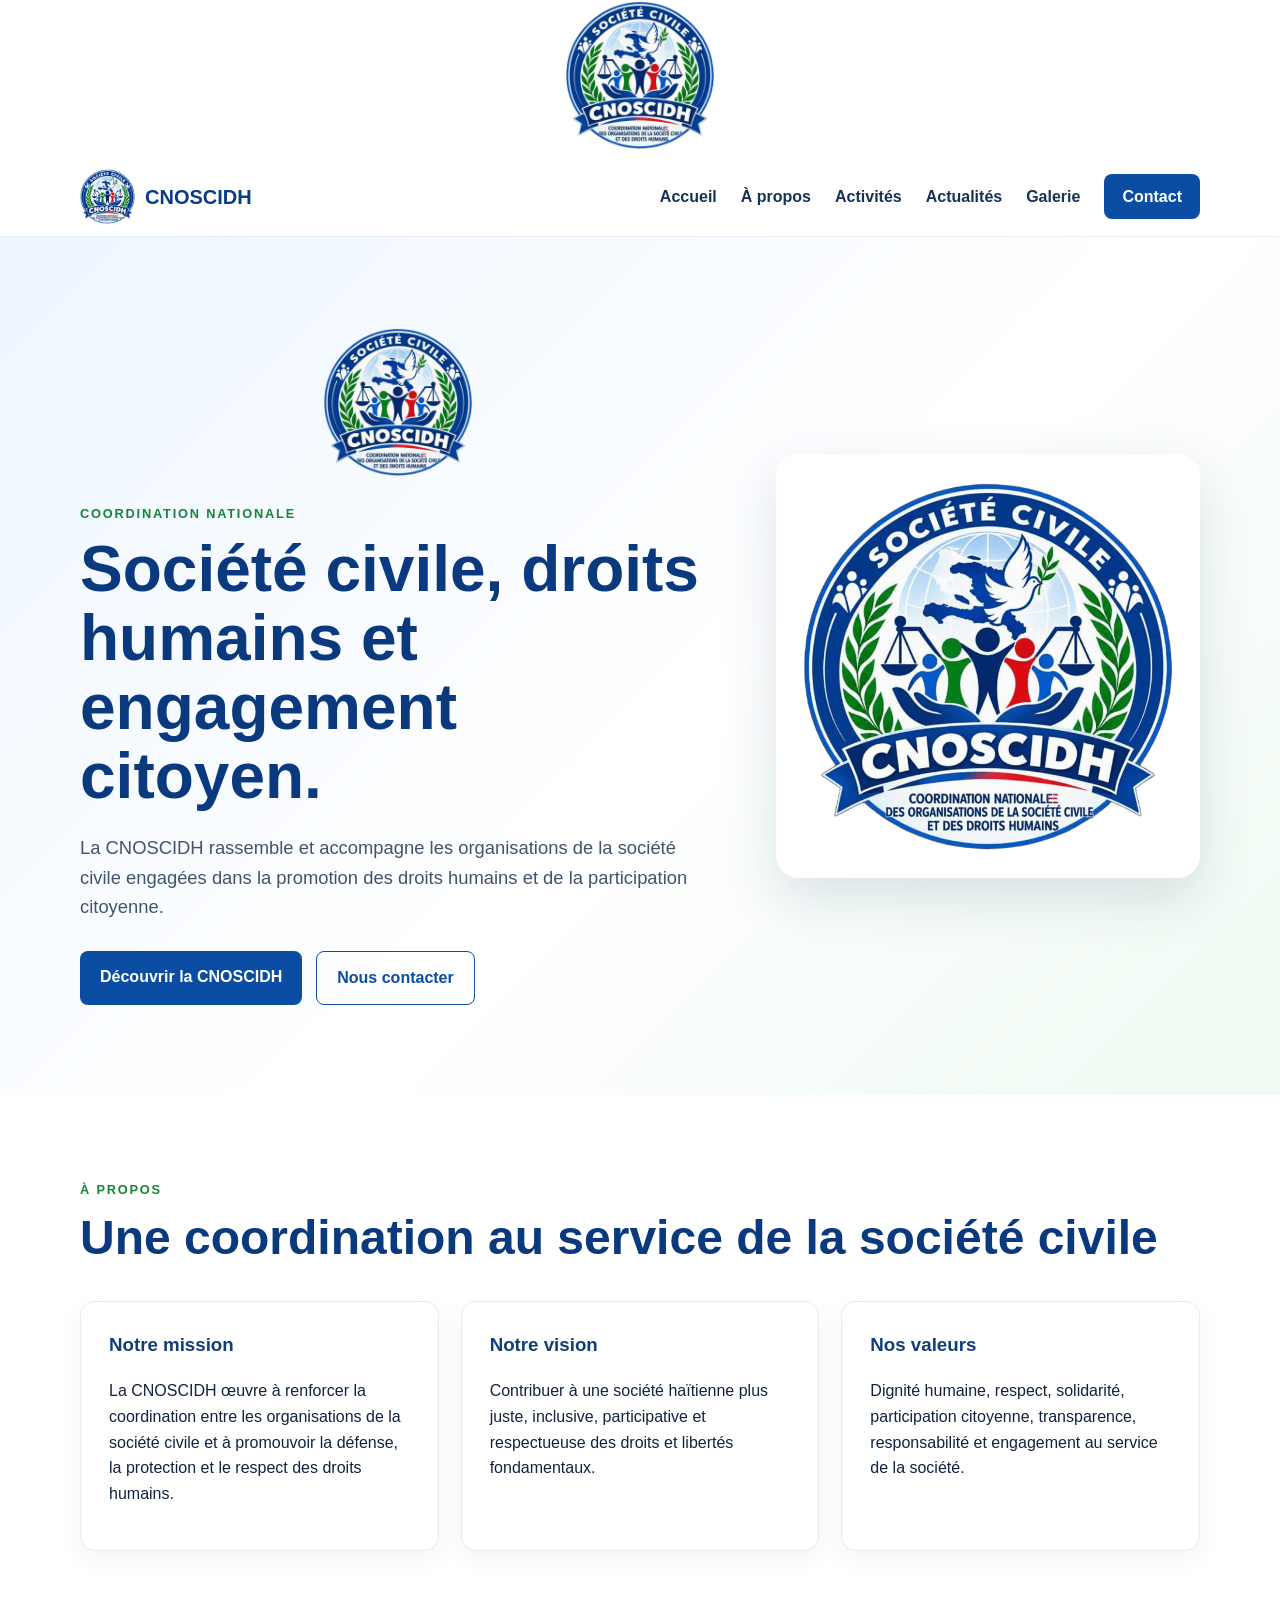
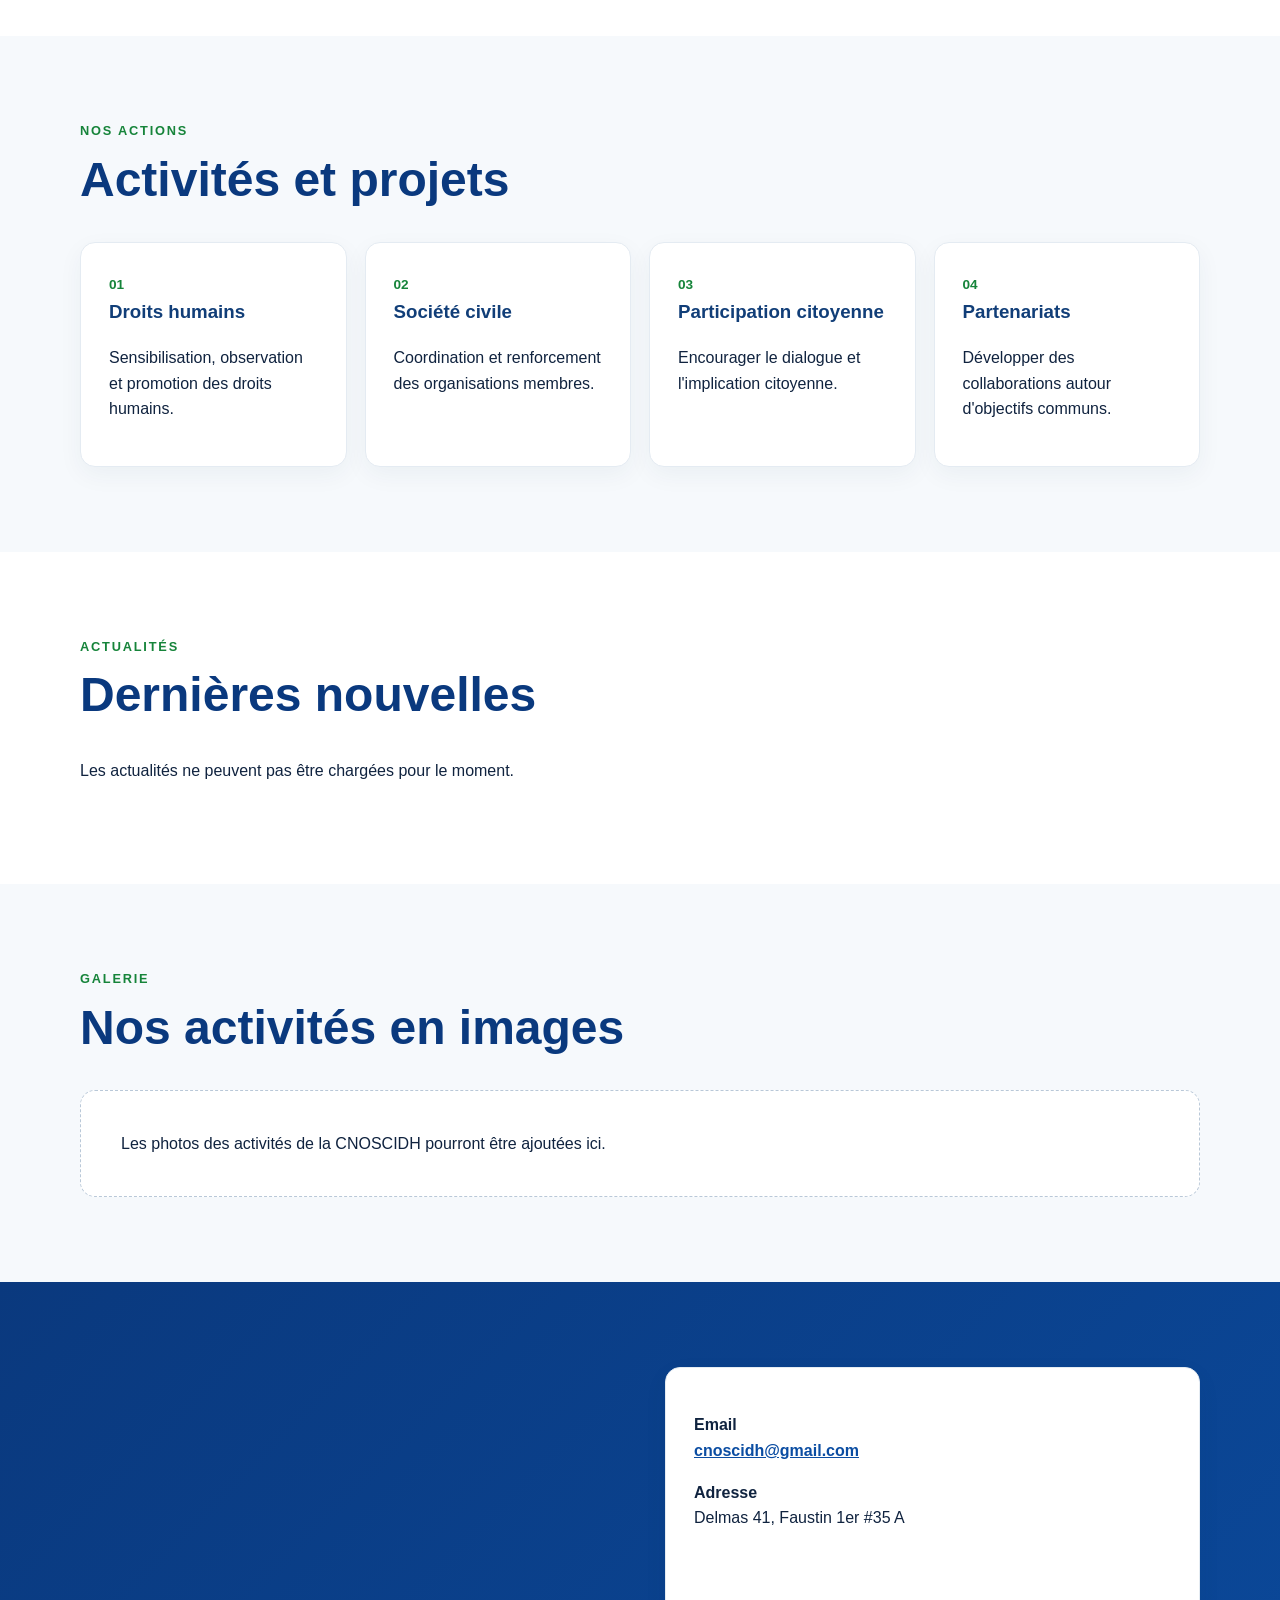
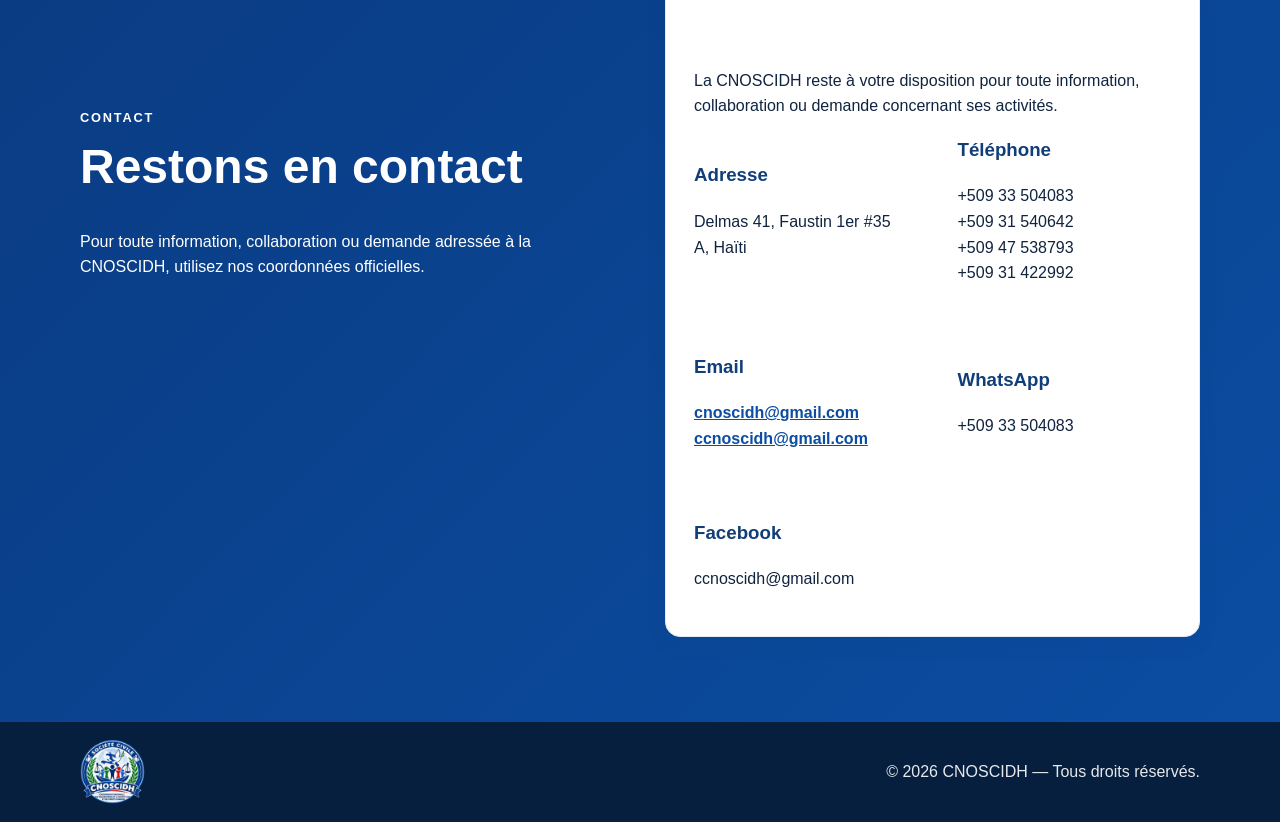
<file: index.html>
<!doctype html>
<html lang="fr">
<head>
  <meta charset="utf-8">
  <meta name="viewport" content="width=device-width, initial-scale=1">
  <title>CNOSCIDH | Coordination Nationale des Organisations de la Société Civile et des Droits Humains</title>
  <meta name="description" content="Site officiel de la Coordination Nationale des Organisations de la Société Civile et des Droits Humains (CNOSCIDH).">
  <link rel="stylesheet" href="styles.css">
</head>

<body>

  <!-- LOGO -->
  <div style="text-align:center;">
    <img src="logo-cnoscidh.png" alt="Logo CNOSCIDH" width="150">
  </div>

  <header class="topbar">
    <div class="container nav">

      <a class="brand" href="#accueil">
        <img src="logo-cnoscidh.png" alt="Logo CNOSCIDH" width="150">
        <span>CNOSCIDH</span>
      </a>

      <button class="menu" aria-label="Ouvrir le menu">☰</button>

      <nav>
        <a href="#accueil">Accueil</a>
        <a href="#apropos">À propos</a>
        <a href="#activites">Activités</a>
        <a href="#actualites">Actualités</a>
        <a href="#galerie">Galerie</a>
        <a href="#contact" class="nav-cta">Contact</a>
      </nav>

    </div>
  </header>

  <main>

    <!-- ACCUEIL -->
    <section id="accueil" class="hero">
      <div class="container hero-grid">

        <div>

          <div style="text-align: center; margin-bottom: 20px;">
            <img src="logo-cnoscidh.png" alt="Emblème de la CNOSCIDH" width="150">
          </div>

          <p class="eyebrow">COORDINATION NATIONALE</p>

          <h1>Société civile, droits humains et engagement citoyen.</h1>

          <p class="lead">
            La CNOSCIDH rassemble et accompagne les organisations de la société civile engagées dans la promotion des droits humains et de la participation citoyenne.
          </p>

          <div class="actions">
            <a class="btn primary" href="#apropos">Découvrir la CNOSCIDH</a>
            <a class="btn secondary" href="#contact">Nous contacter</a>
          </div>

        </div>

        <div class="hero-card">
          <img src="logo-cnoscidh.png" alt="Emblème de la CNOSCIDH">
        </div>

      </div>
    </section>


    <!-- À PROPOS -->
    <section id="apropos" class="section">
      <div class="container">

        <p class="eyebrow">À PROPOS</p>

        <h2>Une coordination au service de la société civile</h2>

        <div class="cards">

          <article>
            <h3>Notre mission</h3>
            <p>
              La CNOSCIDH œuvre à renforcer la coordination entre les organisations de la société civile et à promouvoir la défense, la protection et le respect des droits humains.
            </p>
          </article>

          <article>
            <h3>Notre vision</h3>
            <p>
              Contribuer à une société haïtienne plus juste, inclusive, participative et respectueuse des droits et libertés fondamentaux.
            </p>
          </article>

          <article>
            <h3>Nos valeurs</h3>
            <p>
              Dignité humaine, respect, solidarité, participation citoyenne, transparence, responsabilité et engagement au service de la société.
            </p>
          </article>

        </div>
      </div>
    </section>


    <!-- ACTIVITÉS -->
    <section id="activites" class="section alt">
      <div class="container">

        <p class="eyebrow">NOS ACTIONS</p>

        <h2>Activités et projets</h2>

        <div class="activity-grid">

          <div>
            <span>01</span>
            <h3>Droits humains</h3>
            <p>Sensibilisation, observation et promotion des droits humains.</p>
          </div>

          <div>
            <span>02</span>
            <h3>Société civile</h3>
            <p>Coordination et renforcement des organisations membres.</p>
          </div>

          <div>
            <span>03</span>
            <h3>Participation citoyenne</h3>
            <p>Encourager le dialogue et l'implication citoyenne.</p>
          </div>

          <div>
            <span>04</span>
            <h3>Partenariats</h3>
            <p>Développer des collaborations autour d'objectifs communs.</p>
          </div>

        </div>
      </div>
    </section>


    <!-- ACTUALITÉS -->
    <section id="actualites" class="section">
      <div class="container">

        <p class="eyebrow">ACTUALITÉS</p>

        <h2>Dernières nouvelles</h2>

        <div id="news-container">
          <p>Chargement des actualités...</p>
        </div>

      </div>
    </section>


    <!-- GALERIE -->
    <section id="galerie" class="section alt">
      <div class="container">

        <p class="eyebrow">GALERIE</p>

        <h2>Nos activités en images</h2>

        <div class="gallery-note">
          Les photos des activités de la CNOSCIDH pourront être ajoutées ici.
        </div>

      </div>
    </section>


    <!-- CONTACT -->
    <section id="contact" class="section contact">
      <div class="container contact-grid">

        <div>

          <p class="eyebrow">CONTACT</p>

          <h2>Restons en contact</h2>

          <p>
            Pour toute information, collaboration ou demande adressée à la CNOSCIDH, utilisez nos coordonnées officielles.
          </p>

        </div>


        <div class="contact-card">

          <p>
            <strong>Email</strong><br>
            <a href="mailto:cnoscidh@gmail.com">cnoscidh@gmail.com</a>
          </p>

          <p>
            <strong>Adresse</strong><br>
            Delmas 41, Faustin 1er #35 A
          </p>

          <p class="eyebrow">CONTACT</p>

          <h2>Nous contacter</h2>

          <p>
            La CNOSCIDH reste à votre disposition pour toute information, collaboration ou demande concernant ses activités.
          </p>

          <div class="contact-grid">

            <div>
              <h3>Adresse</h3>
              <p>Delmas 41, Faustin 1er #35 A, Haïti</p>
            </div>

            <div>
              <h3>Téléphone</h3>
              <p>
                +509 33 504083<br>
                +509 31 540642<br>
                +509 47 538793<br>
                +509 31 422992
              </p>
            </div>

            <div>
              <h3>Email</h3>
              <p>
                <a href="mailto:cnoscidh@gmail.com">cnoscidh@gmail.com</a><br>
                <a href="mailto:ccnoscidh@gmail.com">ccnoscidh@gmail.com</a>
              </p>
            </div>

            <div>
              <h3>WhatsApp</h3>
              <p>+509 33 504083</p>
            </div>

            <div>
              <h3>Facebook</h3>
              <p>ccnoscidh@gmail.com</p>
            </div>

          </div>

        </div>

      </div>
    </section>

  </main>


  <!-- FOOTER -->
  <footer>
    <div class="container footer">

      <img src="logo-cnoscidh.png" alt="CNOSCIDH">

      <div>
        © <span id="year"></span> CNOSCIDH — Tous droits réservés.
      </div>

    </div>
  </footer>


  <script src="script.js"></script>

</body>
</html>
</file>
<file: styles.css>
*{box-sizing:border-box}html{scroll-behavior:smooth}body{margin:0;font-family:Arial,Helvetica,sans-serif;color:#10233f;background:#fff;line-height:1.6}.container{width:min(1120px,92%);margin:auto}.topbar{position:sticky;top:0;z-index:20;background:rgba(255,255,255,.96);border-bottom:1px solid #e8eef5}.nav{height:78px;display:flex;align-items:center;justify-content:space-between}.brand{display:flex;align-items:center;gap:10px;text-decoration:none;color:#0b3b87;font-weight:800;font-size:1.25rem}.brand img{width:55px;height:55px;object-fit:contain}.nav nav{display:flex;align-items:center;gap:24px}.nav nav a{color:#173252;text-decoration:none;font-weight:600}.nav-cta{background:#0b4da2;color:#fff!important;padding:10px 18px;border-radius:8px}.menu{display:none;background:none;border:0;font-size:1.7rem}.hero{background:linear-gradient(135deg,#edf6ff,#fff 55%,#eefaf2);padding:90px 0}.hero-grid{display:grid;grid-template-columns:1.2fr .8fr;gap:60px;align-items:center}.eyebrow{letter-spacing:.14em;font-size:.8rem;font-weight:800;color:#16843a;margin:0 0 10px}.hero h1{font-size:clamp(2.3rem,5vw,4.3rem);line-height:1.08;margin:0 0 22px;color:#0a397e}.lead{font-size:1.15rem;color:#42546b;max-width:680px}.actions{display:flex;gap:14px;flex-wrap:wrap;margin-top:30px}.btn{padding:13px 20px;border-radius:8px;text-decoration:none;font-weight:700}.primary{background:#0b4da2;color:#fff}.secondary{border:1px solid #0b4da2;color:#0b4da2}.hero-card{background:#fff;border-radius:22px;padding:25px;box-shadow:0 20px 55px rgba(14,55,100,.14);display:flex;justify-content:center}.hero-card img{width:min(100%,390px);height:auto}.section{padding:85px 0}.section.alt{background:#f6f9fc}.section h2{font-size:clamp(2rem,4vw,3rem);line-height:1.15;margin:0 0 35px;color:#0a397e}.cards{display:grid;grid-template-columns:repeat(3,1fr);gap:22px}.cards article,.activity-grid>div,.news-placeholder,.contact-card{background:#fff;border:1px solid #e4ebf2;border-radius:15px;padding:28px;box-shadow:0 8px 25px rgba(20,50,80,.05)}h3{margin-top:0;color:#113e78}.activity-grid{display:grid;grid-template-columns:repeat(4,1fr);gap:18px}.activity-grid span{font-size:.85rem;color:#16843a;font-weight:800}.news-placeholder,.gallery-note{padding:40px;border-radius:15px;background:#fff;border:1px dashed #b9c8d8}.contact{background:linear-gradient(135deg,#0a397e,#0b4da2);color:#fff}.contact h2,.contact .eyebrow{color:#fff}.contact-grid{display:grid;grid-template-columns:1fr 1fr;gap:50px;align-items:center}.contact-card{color:#10233f}.contact-card a{color:#0b4da2;font-weight:700}footer{background:#071f3e;color:#fff}.footer{min-height:100px;display:flex;align-items:center;gap:18px;justify-content:space-between}.footer img{width:65px}.footer div{opacity:.9}@media(max-width:800px){.nav nav{display:none;position:absolute;top:78px;left:0;right:0;background:#fff;padding:20px;flex-direction:column;box-shadow:0 10px 20px rgba(0,0,0,.08)}.nav nav.open{display:flex}.menu{display:block}.hero-grid,.contact-grid{grid-template-columns:1fr}.cards{grid-template-columns:1fr}.activity-grid{grid-template-columns:1fr 1fr}.hero{padding:60px 0}.section{padding:65px 0}.footer{flex-direction:column;justify-content:center;padding:20px;text-align:center}}@media(max-width:480px){.activity-grid{grid-template-columns:1fr}}
</file>
